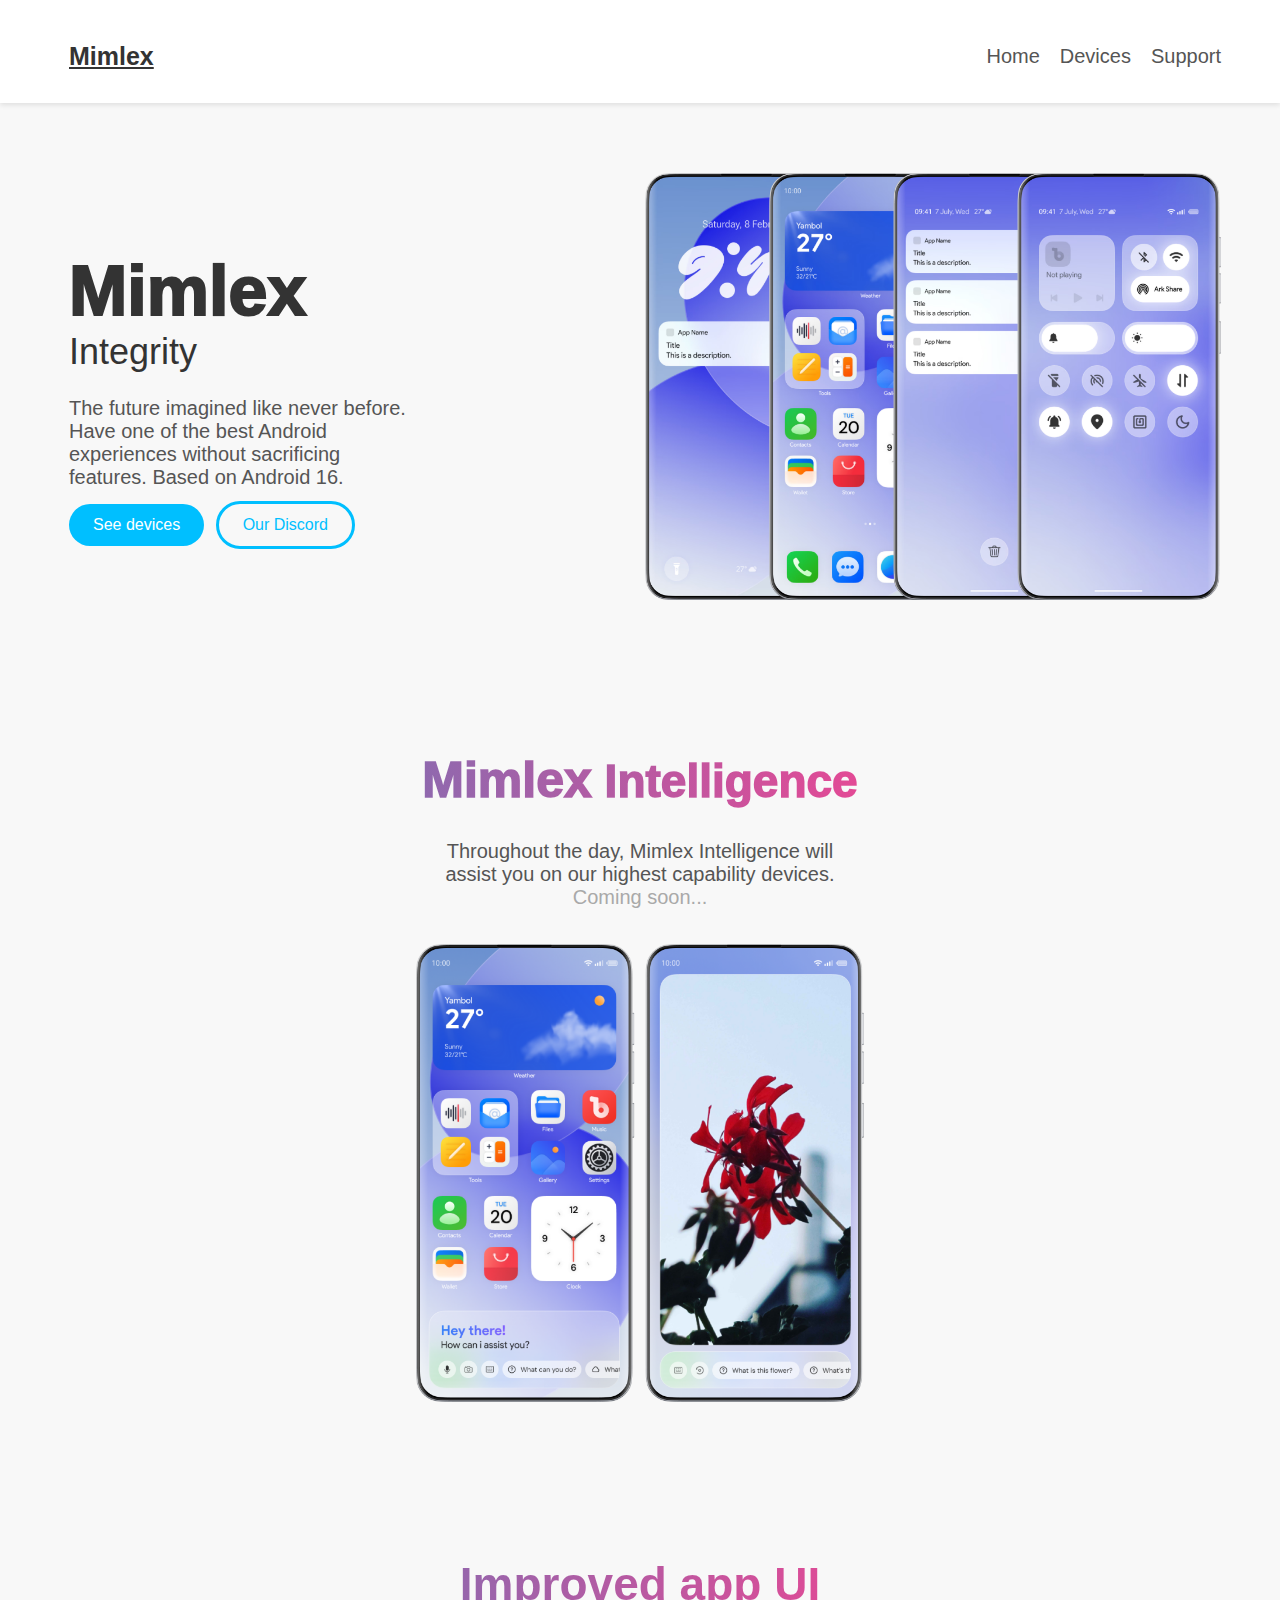
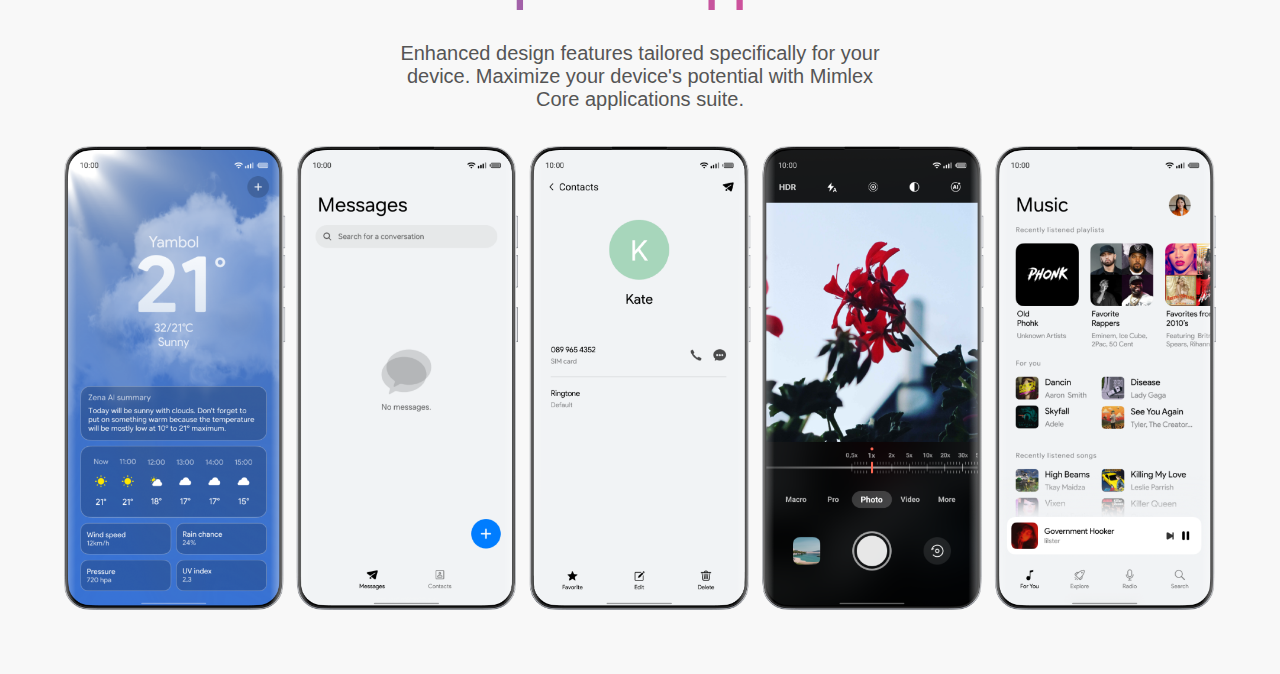
<file: index.html>
<!DOCTYPE html>
<html lang="en">
<head>
    <meta charset="UTF-8">
    <meta name="viewport" content="width=device-width, initial-scale=1.0">
    <title>Mimlex</title>
    <link rel="stylesheet" href="main.css">
    <link href="https://fonts.cdnfonts.com/css/product-sans" rel="stylesheet">
    <link rel="icon" href="images/mimlex.png" type="image/x-icon"/>
</head>
<body>

    <header>
        <div class="container">
            <h1 class="logo" style="font-size: 25px;">Mimlex</h1>
            <nav>
                <ul>
                    <li><a href="index.html" style="font-size: 20px;">Home</a></li>
                    <li><a href="devices.html" style="font-size: 20px;">Devices</a></li>
                    <li><a href="support.html" style="font-size: 20px;">Support</a></li>
                </ul>
            </nav>
        </div>
    </header>

    <section class="hero">
        <div class="container hero-content">
            <div class="hero-text">
                <h1><span style="font-weight: 1000; font-size: 70px;">Mimlex</span> <span style="font-weight: 500;">Integrity</span></h1>
                <p>The future imagined like never before.<br>
                Have one of the best Android experiences without sacrificing features. Based on Android 16.</p>
                <div class="buttons">
                    <a href="devices.html" class="button primary">See devices</a>
                    <a href="https://discord.gg/2t6G6ZAR8s" class="button secondary" style="color: #00BFFF;">Our Discord</a>
                </div>
            </div>
            <div class="hero-image">
                <img src="images/hero-showcase.avif" alt="Mimlex Phones">
            </div>
        </div>
    </section>

    <section class="mimlexintelligence">
        <div class="content">
            <h1 style="font-weight: 1000"><span style="font-weight: 1000; font-size: 50px;">Mimlex</span> Intelligence</h1>
            <p>Throughout the day, Mimlex Intelligence will <br> assist you on our highest capability devices. <br> <span style="color: #A9A9A9;">Coming soon...</span> </p>
        </div>
        <div class="content-image">
            <img src="images/mimlexintelligence-showcase.webp" alt="Mimlex Phones">
        </div>
    </section>

    <section class="improvedui">
        <div class="content">
            <h1>Improved app UI</h1>
            <p>Enhanced design features tailored specifically for your <br> device. Maximize your device's potential with Mimlex <br> Core applications suite.</p>
        </div>
        <div class="content-image">
            <img src="images/improvedui-image.webp" alt="Mimlex Phones">
        </div>
    </section>
    
</body>
</html>
</file>
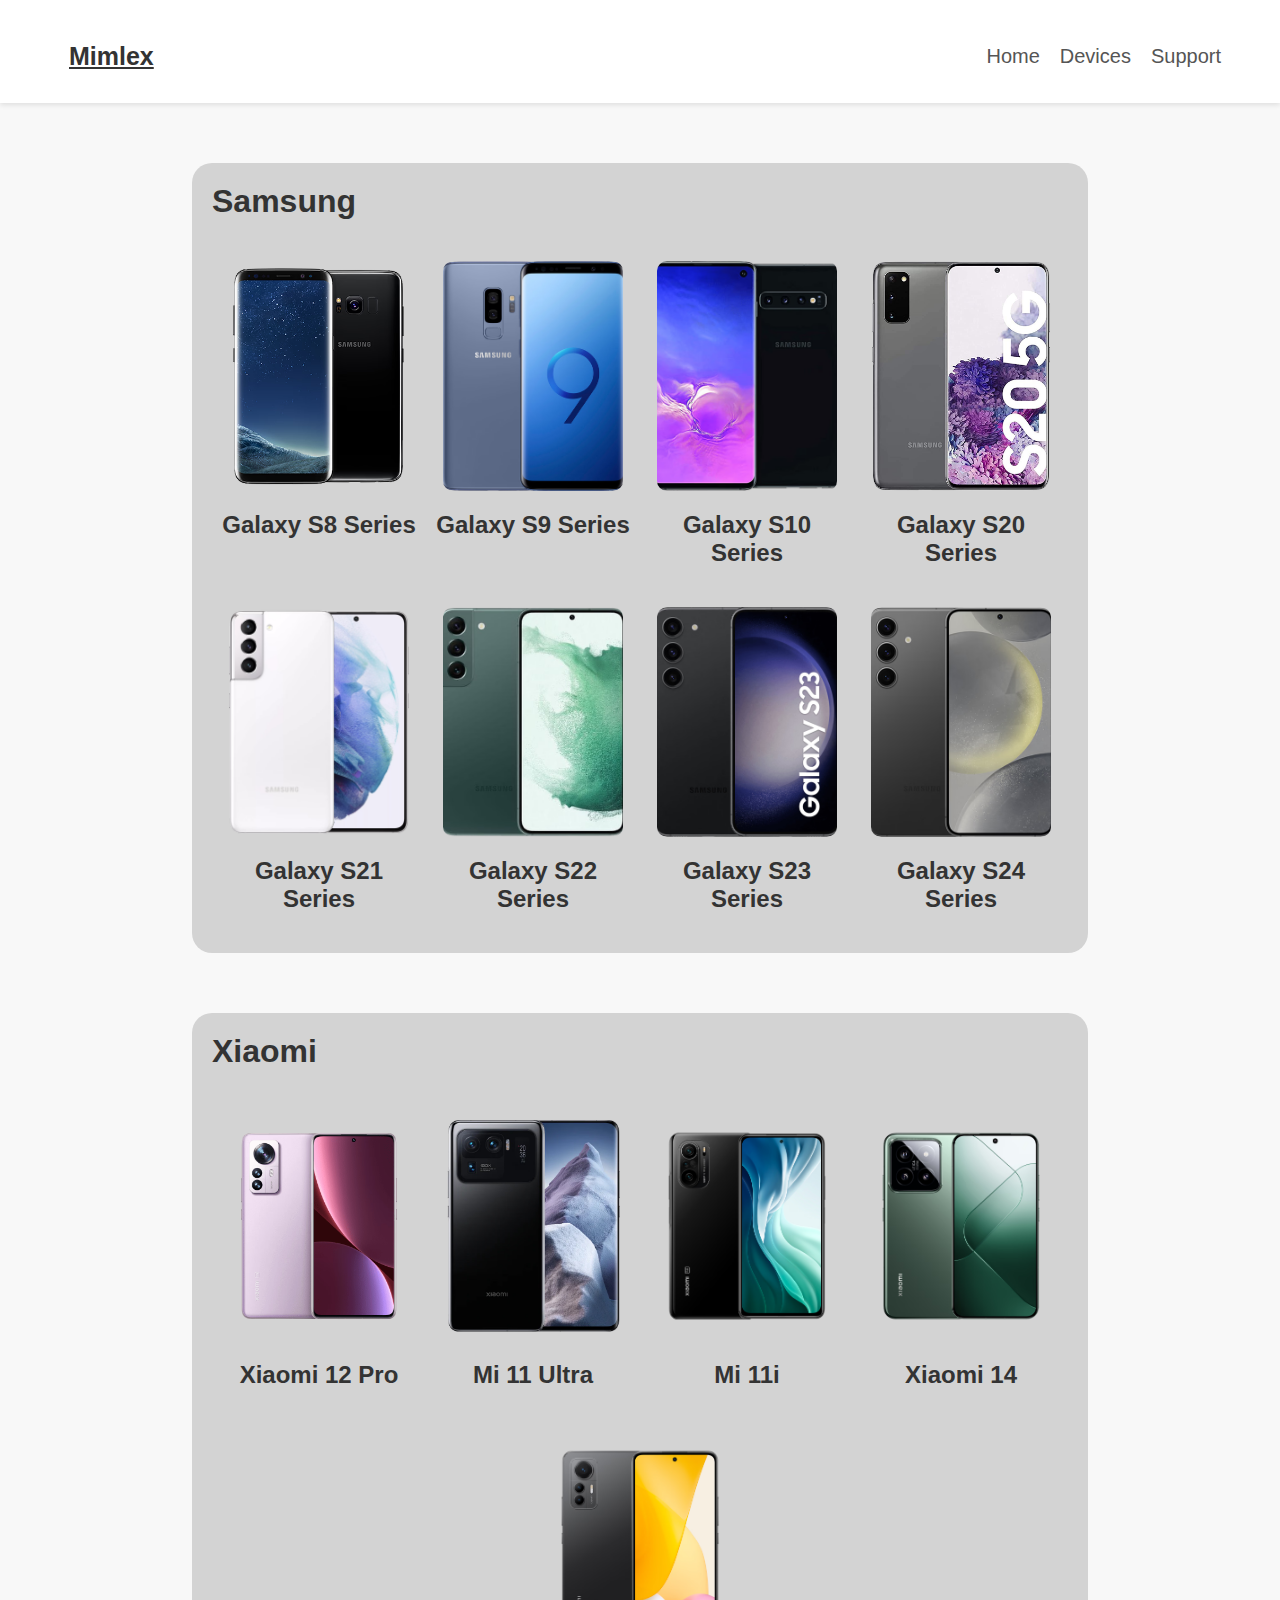
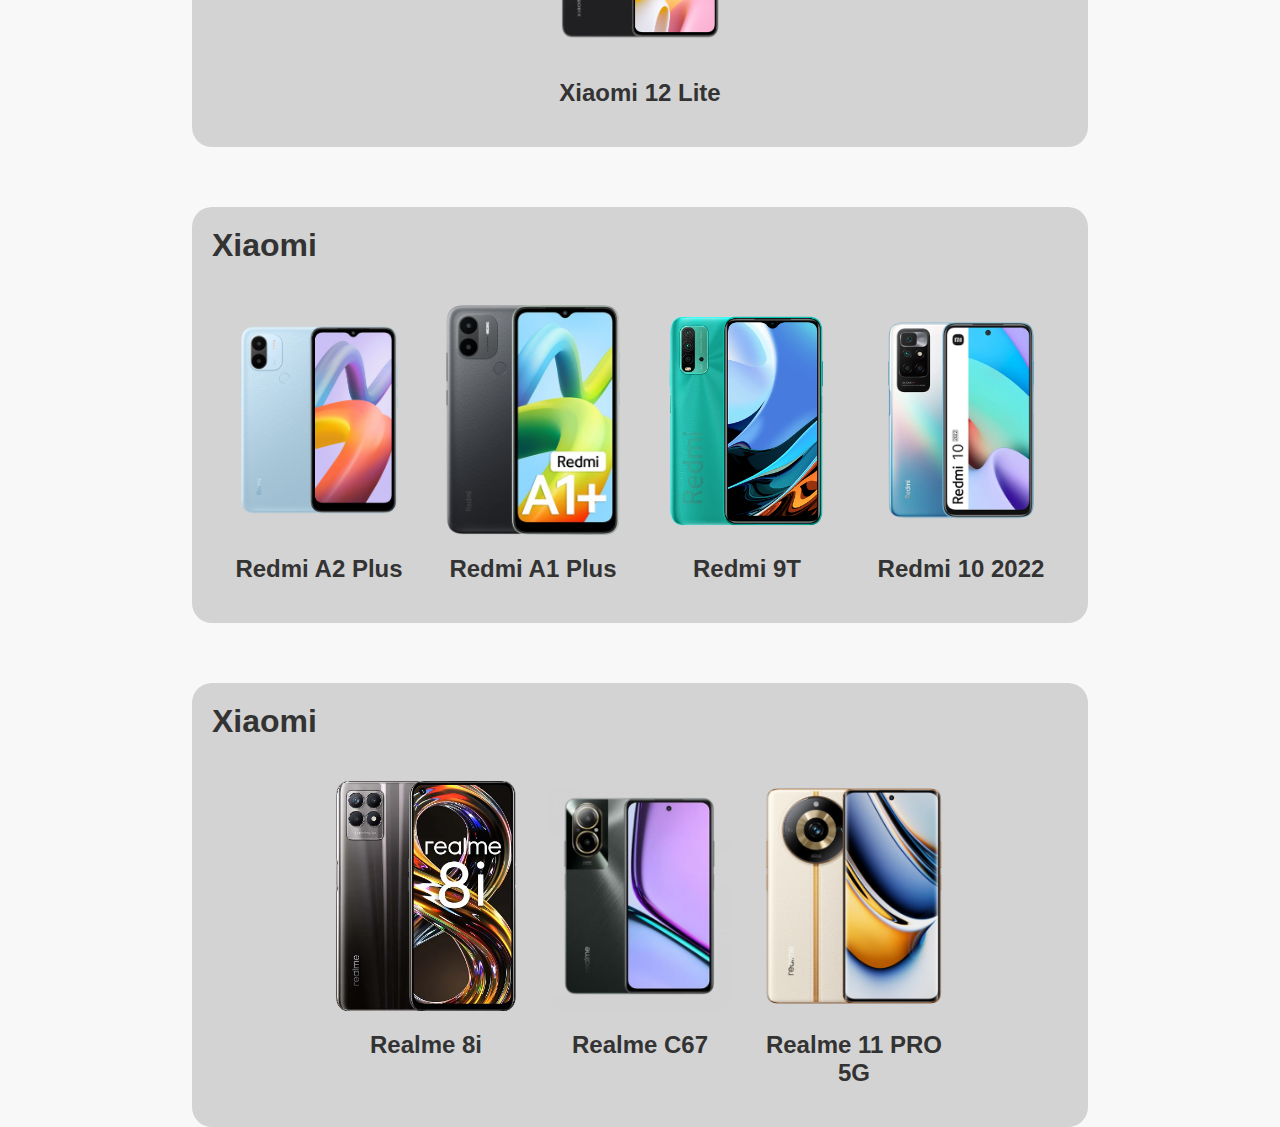
<file: devices.html>
<!DOCTYPE html>
<html lang="en">
<head>
    <meta charset="UTF-8">
    <meta name="viewport" content="width=device-width, initial-scale=1.0">
    <title>Mimlex</title>
    <link rel="stylesheet" href="devices.css">
    <link href="https://fonts.cdnfonts.com/css/product-sans" rel="stylesheet">
    <link rel="icon" href="images/mimlex.png" type="image/x-icon"/>
</head>
<body>
    
    <header>
        <div class="container">
            <h1 class="logo" style="font-size: 25px;">Mimlex</h1>
            <nav>
                <ul>
                    <li><a href="index.html" style="font-size: 20px;">Home</a></li>
                    <li><a href="devices.html" style="font-size: 20px;">Devices</a></li>
                    <li><a href="support.html" style="font-size: 20px;">Support</a></li>
                </ul>
            </nav>
        </div>
    </header>

    <section class="devices">
        <h1 style="padding-left: 20px; padding-top: 20px;">Samsung</h1>
        <div class="content">
            <div class="device">
                <img src="samsung/samsung-s8.avif" alt="Samsung S8">
                <h2>Galaxy S8 Series</h2>
            </div>
            <div class="device">
                <img src="samsung/samsung-s9.avif" alt="Samsung S9">
                <h2>Galaxy S9 Series</h2>
            </div>
            <div class="device">
                <img src="samsung/samsung-s10.avif" alt="Samsung S10">
                <h2>Galaxy S10 Series</h2>
            </div>
            <div class="device">
                <img src="samsung/samsung-s20.avif" alt="Samsung S20">
                <h2>Galaxy S20 Series</h2>
            </div>
            <div class="device">
                <img src="samsung/samsung-s21.avif" alt="Samsung S21">
                <h2>Galaxy S21 Series</h2>
            </div>
            <div class="device">
                <img src="samsung/samsung-s22.avif" alt="Samsung S22">
                <h2>Galaxy S22 Series</h2>
            </div>
            <div class="device">
                <img src="samsung/samsung-s23.avif" alt="Samsung S23">
                <h2>Galaxy S23 Series</h2>
            </div>
            <div class="device">
                <img src="samsung/samsung-s24.avif" alt="Samsung S24">
                <h2>Galaxy S24 Series</h2>
            </div>
        </div>
    </section>

    <section class="devices">
        <h1 style="padding-left: 20px; padding-top: 20px;">Xiaomi</h1>
        <div class="content">
            <div class="device">
                <img src="xiaomi/xiaomi12pro.avif" alt="Xiaomi 12 Pro">
                <h2>Xiaomi 12 Pro</h2>
            </div>
            <div class="device">
                <img src="xiaomi/mi11ultra.avif" alt="Mi 11 Ultra">
                <h2>Mi 11 Ultra</h2>
            </div>
            <div class="device">
                <img src="xiaomi/mi11i.avif" alt="Mi 11i">
                <h2>Mi 11i</h2>
            </div>
            <div class="device">
                <img src="xiaomi/xiaomi14.avif" alt="Xiaomi 14">
                <h2>Xiaomi 14</h2>
            </div>
            <div class="device">
                <img src="xiaomi/xiaomi12lite.avif" alt="Xiaomi 12 Lite">
                <h2>Xiaomi 12 Lite</h2>
            </div>
        </div>
    </section>

    <section class="devices">
        <h1 style="padding-left: 20px; padding-top: 20px;">Xiaomi</h1>
        <div class="content">
            <div class="device">
                <img src="redmi/redmia2plus.avif" alt="Redmi A2 Plus">
                <h2>Redmi A2 Plus</h2>
            </div>
            <div class="device">
                <img src="redmi/redmia1plus.avif" alt="Redmi A1 Plus">
                <h2>Redmi A1 Plus</h2>
            </div>
            <div class="device">
                <img src="redmi/redmi9t.avif" alt="Redmi 9T">
                <h2>Redmi 9T</h2>
            </div>
            <div class="device">
                <img src="redmi/redmi102022.avif" alt="Redmi 10 2022">
                <h2>Redmi 10 2022</h2>
            </div>
        </div>
    </section>

    <section class="devices">
        <h1 style="padding-left: 20px; padding-top: 20px;">Xiaomi</h1>
        <div class="content">
            <div class="device">
                <img src="realme/realme8i.avif" alt="Realme 8i">
                <h2>Realme 8i</h2>
            </div>
            <div class="device">
                <img src="realme/realmec67.avif" alt="Realme C67">
                <h2>Realme C67</h2>
            </div>
            <div class="device">
                <img src="realme/realme11pro5g.avif" alt="Realme 11 PRO 5G">
                <h2>Realme 11 PRO 5G</h2>
            </div>
        </div>
    </section>

</body>
</html>
</file>
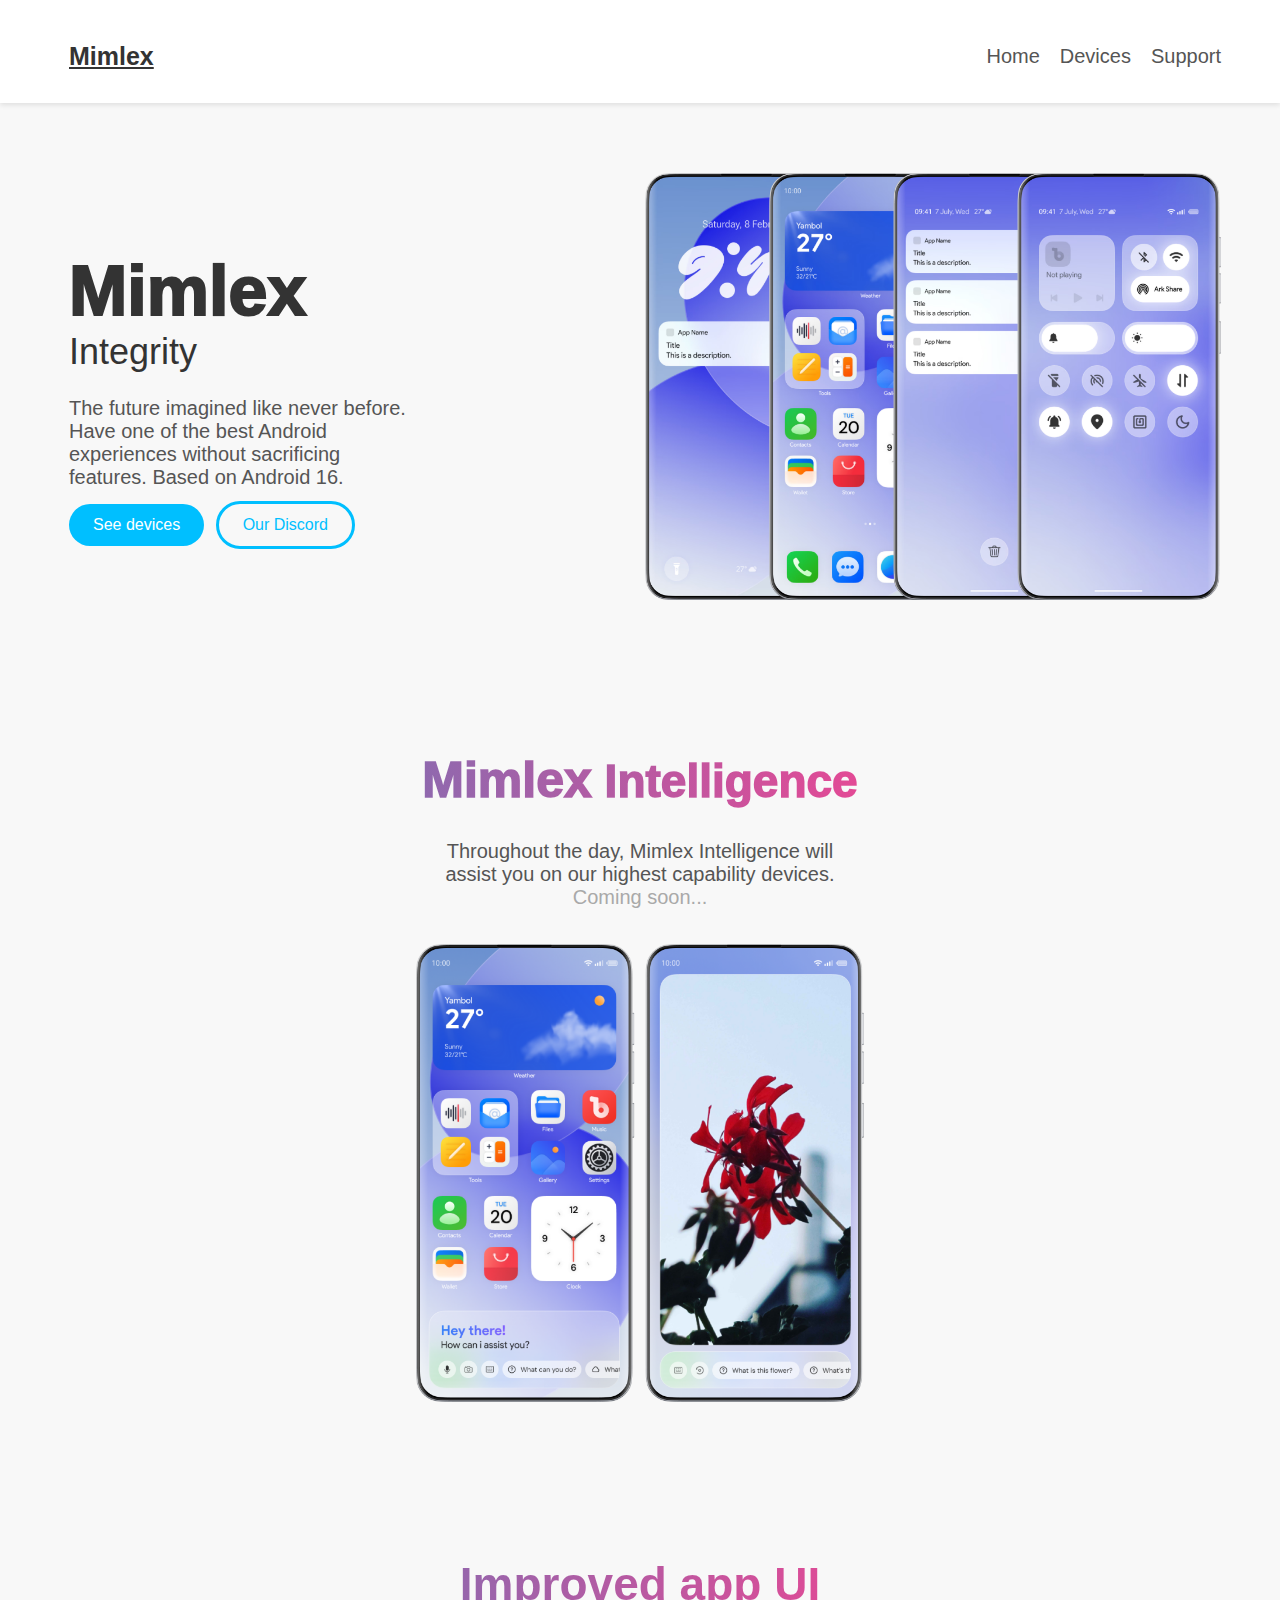
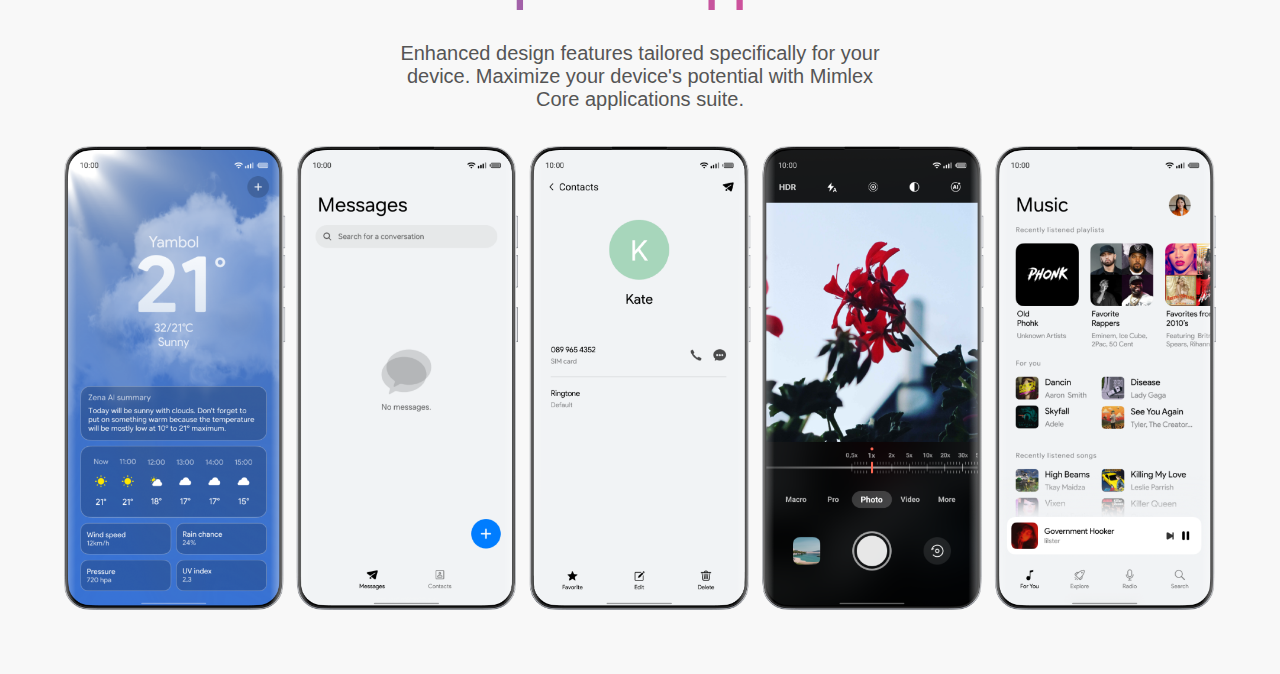
<file: main.html>
<!DOCTYPE html>
<html lang="en">
<head>
    <meta charset="UTF-8">
    <meta name="viewport" content="width=device-width, initial-scale=1.0">
    <title>Mimlex</title>
    <link rel="stylesheet" href="main.css">
    <link href="https://fonts.cdnfonts.com/css/product-sans" rel="stylesheet">
    <link rel="icon" href="images/mimlex.png" type="image/x-icon"/>
</head>
<body>

    <header>
        <div class="container">
            <h1 class="logo" style="font-size: 25px;">Mimlex</h1>
            <nav>
                <ul>
                    <li><a href="main.html" style="font-size: 20px;">Home</a></li>
                    <li><a href="devices.html" style="font-size: 20px;">Devices</a></li>
                    <li><a href="support.html" style="font-size: 20px;">Support</a></li>
                </ul>
            </nav>
        </div>
    </header>

    <section class="hero">
        <div class="container hero-content">
            <div class="hero-text">
                <h1><span style="font-weight: 1000; font-size: 70px;">Mimlex</span> <span style="font-weight: 500;">Integrity</span></h1>
                <p>The future imagined like never before.<br>
                Have one of the best Android experiences without sacrificing features. Based on Android 16.</p>
                <div class="buttons">
                    <a href="devices.html" class="button primary">See devices</a>
                    <a href="https://discord.gg/2t6G6ZAR8s" class="button secondary" style="color: #00BFFF;">Our Discord</a>
                </div>
            </div>
            <div class="hero-image">
                <img src="images/hero-showcase.avif" alt="Mimlex Phones">
            </div>
        </div>
    </section>

    <section class="mimlexintelligence">
        <div class="content">
            <h1 style="font-weight: 1000"><span style="font-weight: 1000; font-size: 50px;">Mimlex</span> Intelligence</h1>
            <p>Throughout the day, Mimlex Intelligence will <br> assist you on our highest capability devices. <br> <span style="color: #A9A9A9;">Coming soon...</span> </p>
        </div>
        <div class="content-image">
            <img src="images/mimlexintelligence-showcase.webp" alt="Mimlex Phones">
        </div>
    </section>

    <section class="improvedui">
        <div class="content">
            <h1>Improved app UI</h1>
            <p>Enhanced design features tailored specifically for your <br> device. Maximize your device's potential with Mimlex <br> Core applications suite.</p>
        </div>
        <div class="content-image">
            <img src="images/improvedui-image.webp" alt="Mimlex Phones">
        </div>
    </section>
    
</body>
</html>
</file>
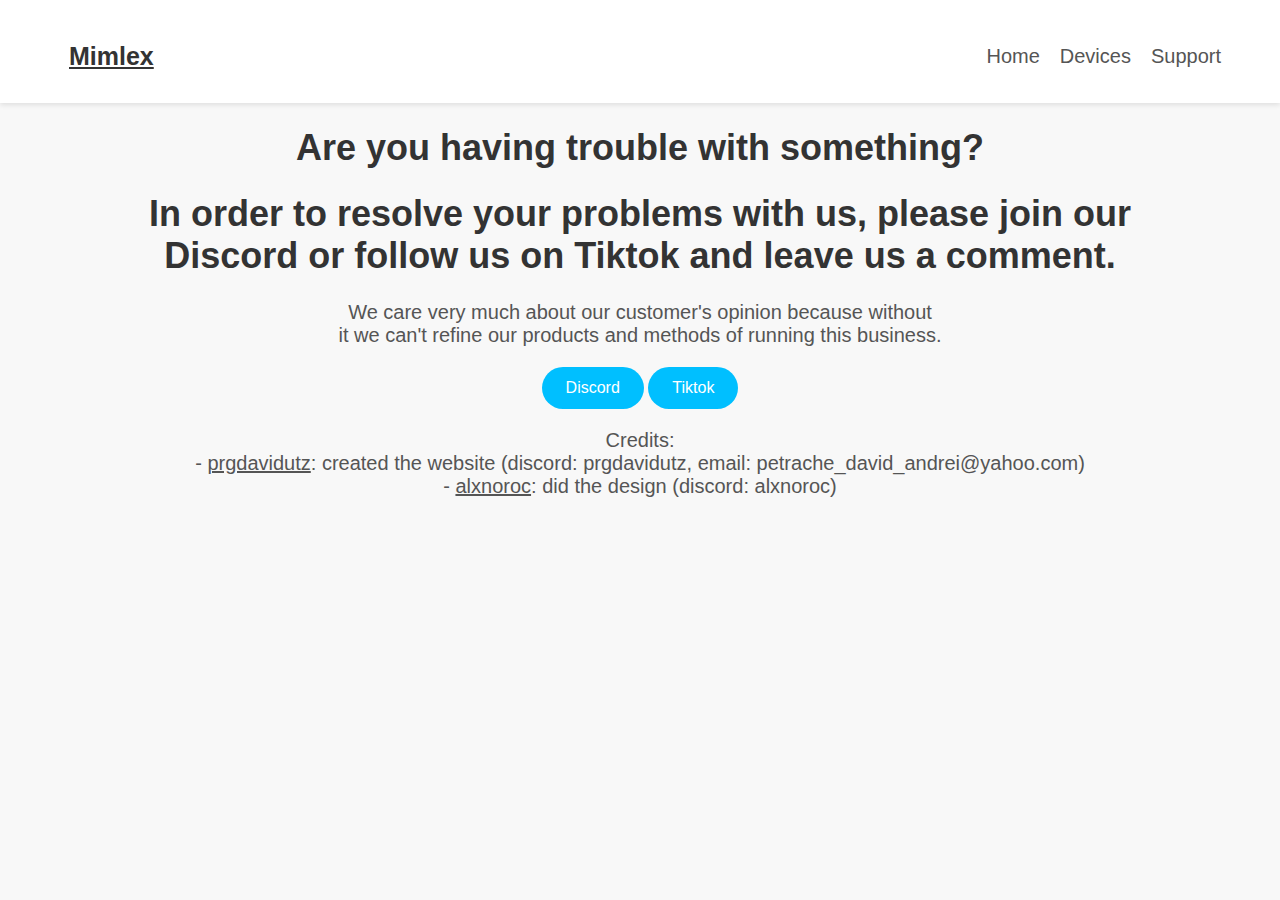
<file: support.html>
<!DOCTYPE html>
<html lang="en">
<head>
    <meta charset="UTF-8">
    <meta name="viewport" content="width=device-width, initial-scale=1.0">
    <title>Mimlex</title>
    <link rel="stylesheet" href="support.css">
    <link href="https://fonts.cdnfonts.com/css/product-sans" rel="stylesheet">
    <link rel="icon" href="images/mimlex.png" type="image/x-icon"/>
</head>
<body>

    <header>
        <div class="container">
            <h1 class="logo" style="font-size: 25px;">Mimlex</h1>
            <nav>
                <ul>
                    <li><a href="index.html" style="font-size: 20px;">Home</a></li>
                    <li><a href="devices.html" style="font-size: 20px;">Devices</a></li>
                    <li><a href="support.html" style="font-size: 20px;">Support</a></li>
                </ul>
            </nav>
        </div>
    </header>

    <section class="support">
        <h1>Are you having trouble with something?</h1>
        <h1>In order to resolve your problems with us, please join our <br> Discord or follow us on Tiktok and leave us a comment.</h1>
        <p>We care very much about our customer's opinion because without <br> it we can't refine our products and methods of running this business.</p>
        <div class="buttons">
            <a href="https://discord.gg/2t6G6ZAR8s" class="button primary">Discord</a>
            <a href="https://www.tiktok.com/@mimlex_official?lang=en" class="button secondary">Tiktok</a>
        </div>
        <p>Credits: <br>- <span style="text-decoration: underline;">prgdavidutz</span>: created the website (discord: prgdavidutz, email: petrache_david_andrei@yahoo.com) <br>- <span style="text-decoration: underline;">alxnoroc</span>: did the design (discord: alxnoroc)</p>
    </section>
    
</body>
</html>
</file>
<file: main.css>
body{
    font-family: 'Product Sans', sans-serif;
    margin: 0;
    padding: 0;
    background-color: #f8f8f8;
    color: #333;
}

.container{
    width: 90%;
    max-width: 1200px;
    margin: 0 auto;
    padding-left: 10px;
    padding-top: 10px;
}

header{
    background: white;
    box-shadow: 0 2px 5px rgba(0, 0, 0, 0.1);
    padding: 15px 0;
}

header .container{
    display: flex;
    justify-content: space-between;
    align-items: center;
}

.logo{
    font-size: 20px;
    font-weight: bold;
    text-decoration: underline;
}

nav ul{
    list-style: none;
    margin: 0;
    padding: 0;
    display: flex;
    gap: 20px;
}

nav ul li{
    display: inline;
}

nav ul li a{
    text-decoration: none;
    color: #555;
    font-size: 16px;
}

nav ul li a:hover{
    color: black;
}

.hero{
    padding: 60px 0;
    width: 100%;
}

.hero-content{
    display: flex;
    align-items: center;
    justify-content: space-between;
    flex-wrap: wrap;
}

.hero-text{
    width: 30%;
}

.hero-text h1{
    font-size: 36px;
    font-weight: bold;
}

.hero-text p {
    font-size: 20px;
    margin: 15px 0;
    color: #555;
}

.hero-image{
    width: 50%;
    display: flex;
    justify-content: flex-end;
}

.hero-image img{
    max-width: 100%;
}

.button{
    display: inline-block;
    padding: 12px 24px;
    text-decoration: none;
    border-radius: 50px;
    font-size: 16px;
    transition: 0.3s ease-in-out;
}

.buttons a{
    color: white;
}

.primary{
    background-color: #00BFFF;
}

.primary:hover{
    background-color: #3457D5;
}

.secondary{
    margin-left: 10px;
    outline-style: solid;
    outline-color: #00BFFF;
}

.secondary:hover{
    background-color: #3457D5;
    outline-style: none;
}

.mimlexintelligence{
     text-align: center;
     padding: 60px 0;
}
.mimlexintelligence h1{
    font-size: 46px;
    background: linear-gradient(270deg, rgb(240, 95, 49) 30%, rgb(234, 71, 147) 20.9009%, rgb(63, 134, 198) 100%);
    -webkit-text-fill-color: transparent;
    -webkit-background-clip: text;
}

.mimlexintelligence p{
    font-size: 20px;
    margin: 15px 0;
    color: #555;
}

.mimlexintelligence img{
    margin-top: 20px;
    max-width: 35%;
}

.improvedui{
    text-align: center;
    padding: 60px 0;
}
.improvedui h1{
   font-size: 46px;
   background: linear-gradient(270deg, rgb(240, 95, 49) 30%, rgb(234, 71, 147) 20.9009%, rgb(63, 134, 198) 100%);
   -webkit-text-fill-color: transparent;
   -webkit-background-clip: text;
}

.improvedui p{
   font-size: 20px;
   margin: 15px 0;
   color: #555;
}

.improvedui img{
    margin-top: 20px;
    max-width: 90%;
}

@media (max-width: 690px) {
    header{
        flex-direction: column;
        align-items: flex-start;
        width: 100%;
        padding-right: 10px;
    }
    nav ul{
        flex-direction: column;
        width: auto;
        margin-top: 10px;
    }
    .hero-content{
        flex-direction: column;
        text-align: center;
    }
    .hero-text{
        text-align: center;
        width: 100%;
    }
    .hero-image{
        margin-top: 40px;
        width: 100%;
        display: flex;
        justify-content: center;
    }
}
</file>
<file: devices.css>
body{
    font-family: 'Product Sans', sans-serif;
    margin: 0;
    padding: 0;
    background-color: #f8f8f8;
    color: #333;
}

.container{
    width: 90%;
    max-width: 1200px;
    margin: 0 auto;
    padding-left: 10px;
    padding-top: 10px;
}

header{
    background: white;
    box-shadow: 0 2px 5px rgba(0, 0, 0, 0.1);
    padding: 15px 0;
}

header .container{
    display: flex;
    justify-content: space-between;
    align-items: center;
}

.logo{
    font-size: 20px;
    font-weight: bold;
    text-decoration: underline;
}

nav ul{
    list-style: none;
    margin: 0;
    padding: 0;
    display: flex;
    gap: 20px;
}

nav ul li{
    display: inline;
}

nav ul li a{
    text-decoration: none;
    color: #555;
    font-size: 16px;
}

nav ul li a:hover{
    color: black;
}

.devices{
    margin: auto;
    margin-top: 60px;
    background-color: #D3D3D3;
    max-width: 70%;
    border-radius: 20px;
}

.devices .content{
    display: flex;
    flex-wrap: wrap;
    justify-content: center; /* Ensures proper centering */
    gap: 20px; /* Space between items */
    padding: 20px;
    max-width: 1200px;
    margin: 0 auto;
}

.devices .device{
    width: calc(25% - 20px); /* 4 items per row */
    text-align: center;
    display: flex;
    flex-direction: column;
    align-items: center;
}

.device img{
    width: 180px; /* Enforces uniform width */
    height: 230px; /* Enforces uniform height */
    object-fit: cover; /* Prevents distortion */
    border-radius: 10px;
}

.device p{
    font-size: 16px;
    font-weight: bold;
    color: #333;
    margin-top: 10px;
    min-height: 24px; /* Ensures all text areas have the same height */
}

@media (max-width: 690px) {
    header{
        flex-direction: column;
        align-items: flex-start;
        width: 100%;
        padding-right: 10px;
    }
    nav ul{
        flex-direction: column;
        width: auto;
        margin-top: 10px;
    }
    .devices{
        max-width: 100%;
    }
    .devices .device {
        width: calc(50% - 20px); /* 2 per row */
    }
}
</file>
<file: support.css>
body{
    font-family: 'Product Sans', sans-serif;
    margin: 0;
    padding: 0;
    background-color: #f8f8f8;
    color: #333;
}

.container{
    width: 90%;
    max-width: 1200px;
    margin: 0 auto;
    padding-left: 10px;
    padding-top: 10px;
}

header{
    background: white;
    box-shadow: 0 2px 5px rgba(0, 0, 0, 0.1);
    padding: 15px 0;
}

header .container{
    display: flex;
    justify-content: space-between;
    align-items: center;
}

.logo{
    font-size: 20px;
    font-weight: bold;
    text-decoration: underline;
}

nav ul{
    list-style: none;
    margin: 0;
    padding: 0;
    display: flex;
    gap: 20px;
}

nav ul li{
    display: inline;
}

nav ul li a{
    text-decoration: none;
    color: #555;
    font-size: 16px;
}

nav ul li a:hover{
    color: black;
}

.support{
    text-align: center;
}

.support h1{
    font-size: 36px;
}

.support p{
    font-size: 20px;
    color: #555;
}

.button{
    display: inline-block;
    padding: 12px 24px;
    text-decoration: none;
    border-radius: 50px;
    font-size: 16px;
    transition: 0.3s ease-in-out;
}

.buttons a{
    color: white;
}

.primary{
    background-color: #00BFFF;
}

.primary:hover{
    background-color: #3457D5;
}

.secondary{
    background-color: #00BFFF;
}

.secondary:hover{
    background-color: #3457D5;
}
</file>
